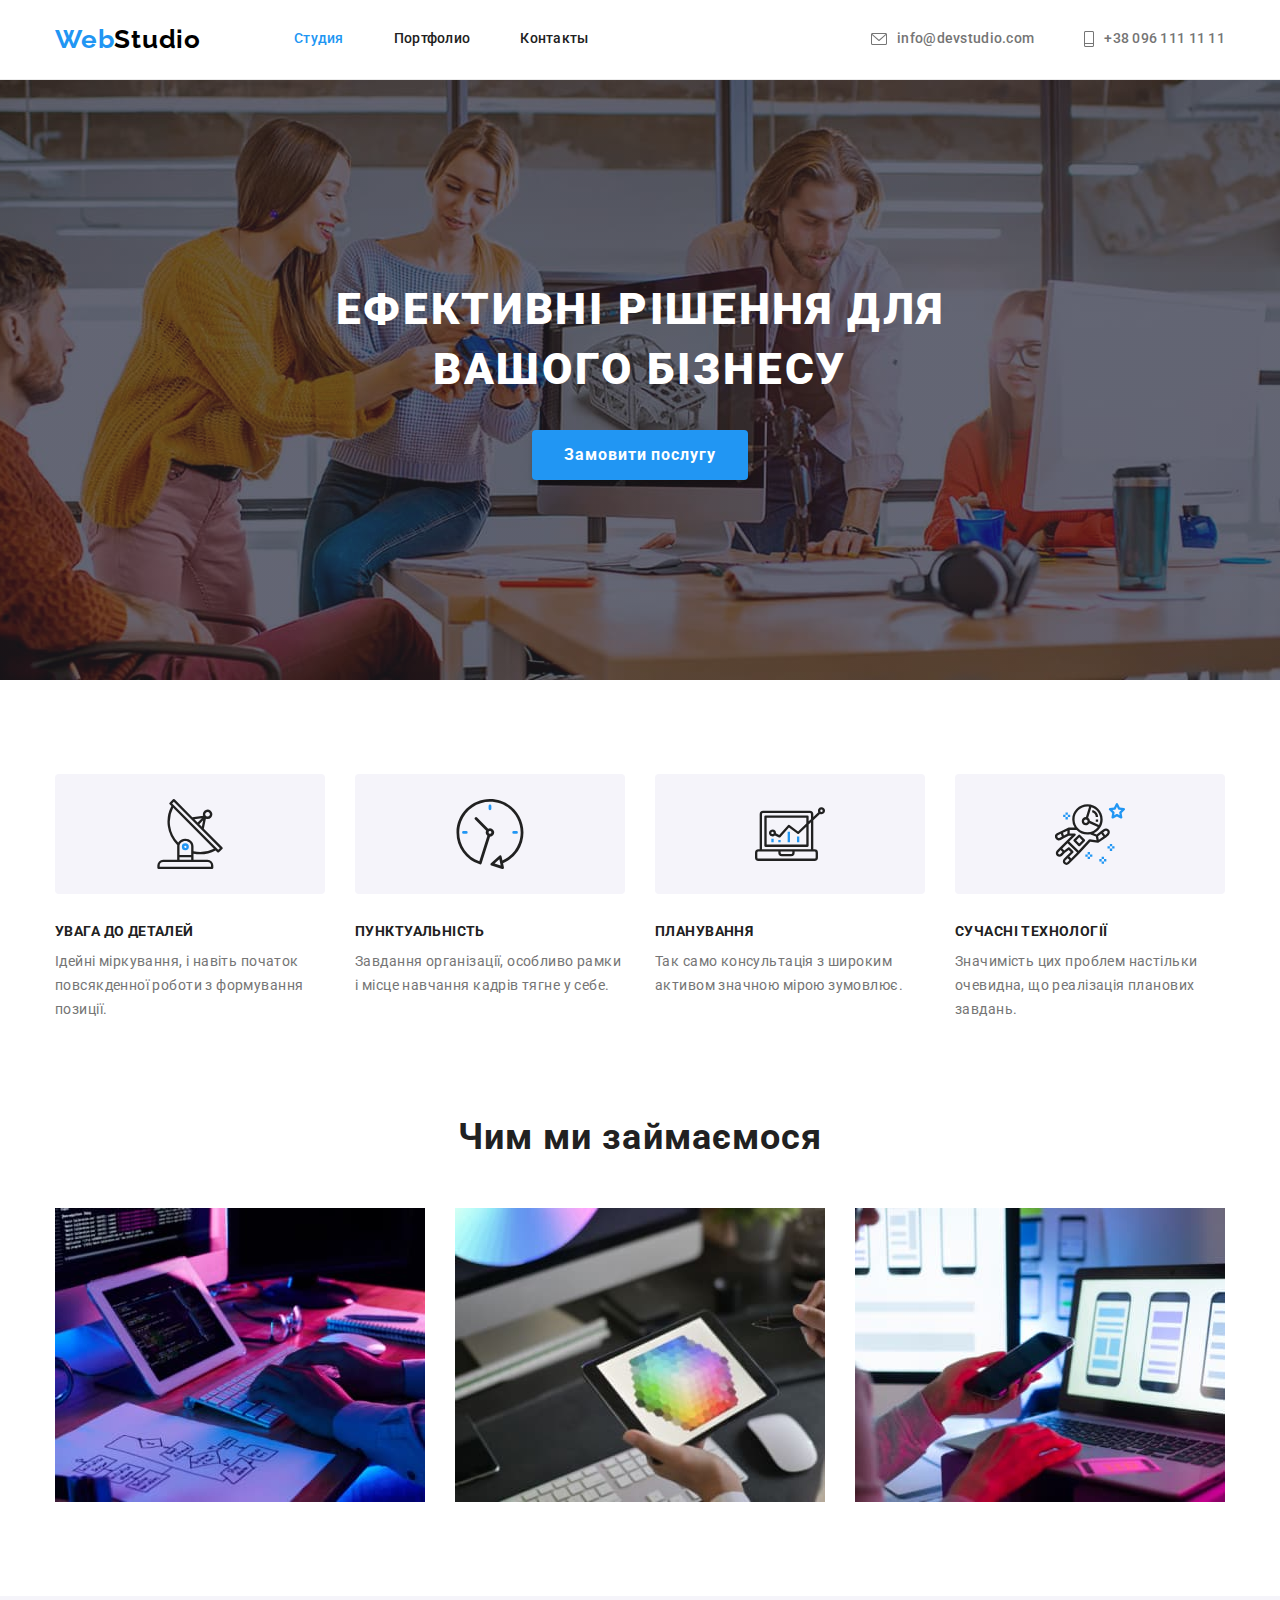
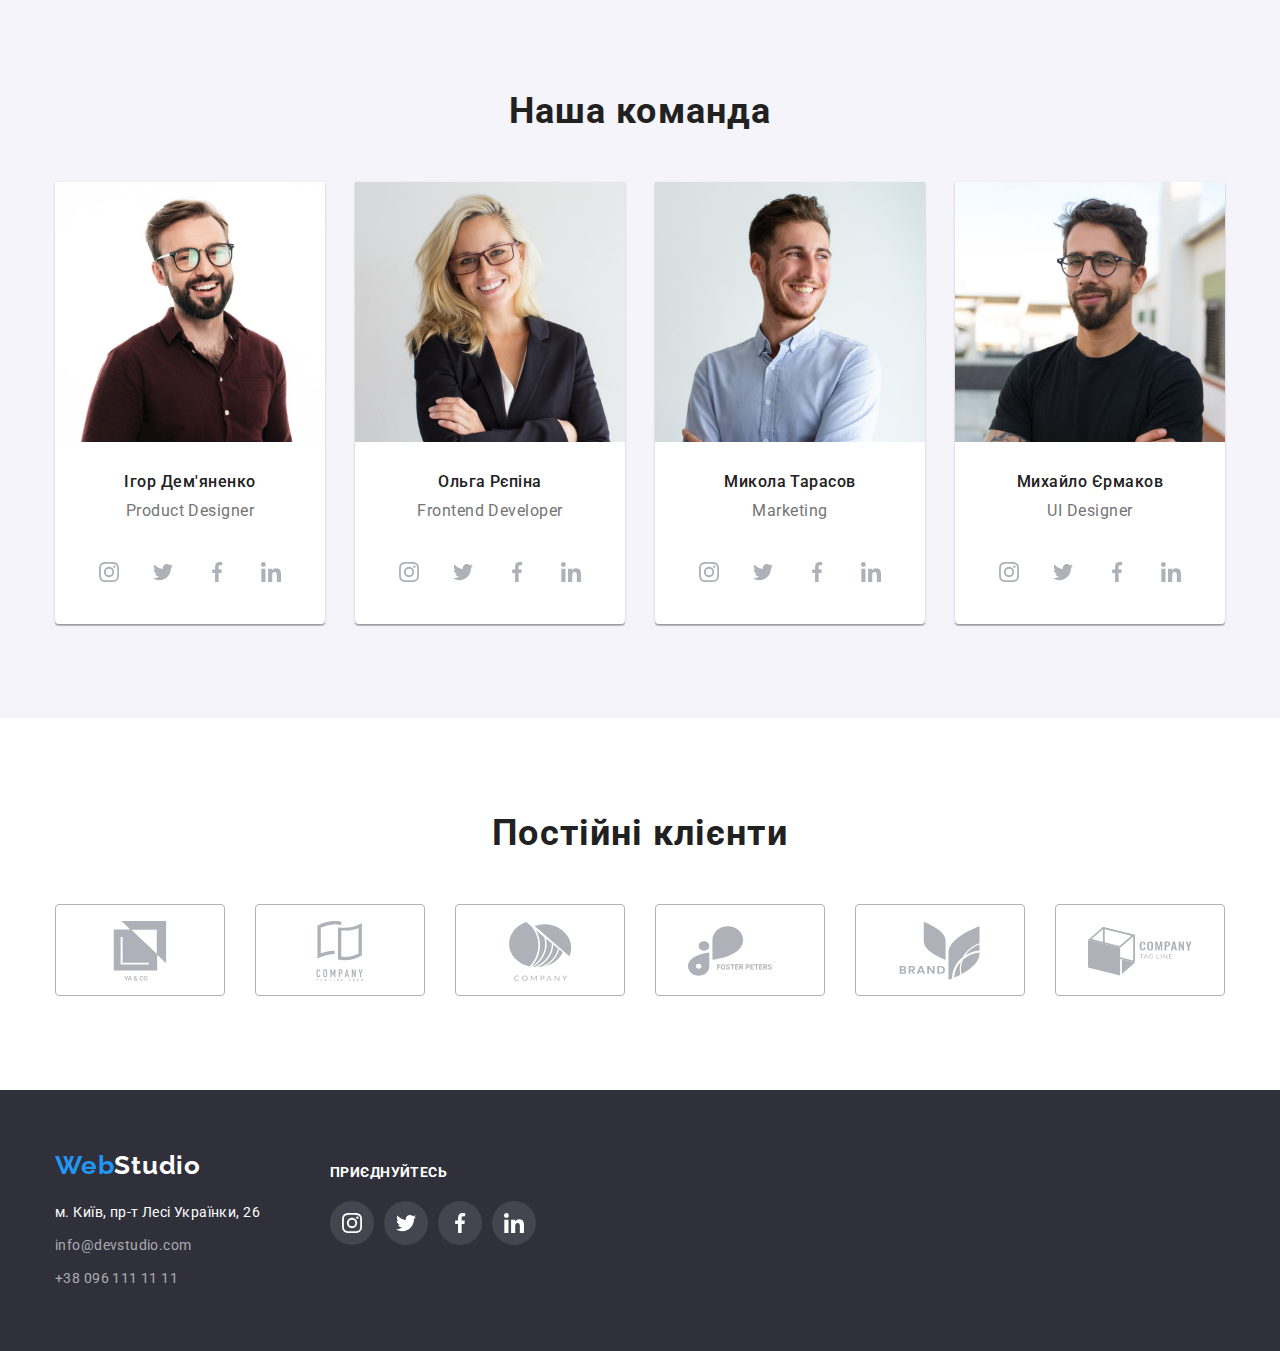
<file: index.html>
<!DOCTYPE html>
<html lang="en">
  <head>
    <meta charset="UTF-8" />
    <meta http-equiv="X-UA-Compatible" content="IE=edge" />
    <meta name="viewport" content="width=device-width, initial-scale=1.0" />
    <title>Студия</title>
    <link
      href="https://fonts.googleapis.com/css2?family=Raleway:wght@700&family=Roboto:wght@400;500;700;900&display=swap"
      rel="stylesheet"
    />
    <link
      rel="stylesheet"
      href="https://cdnjs.cloudflare.com/ajax/libs/modern-normalize/1.1.0/modern-normalize.min.css"
    />
    <link rel="stylesheet" href="./css/styles.css" />
  </head>
  <body>
    <!-- Шапка сайту -->
    <header class="header">
      <div class="top">
        <!-- Logo -->
        <div class="top-menu">
          <div class="top-logo">
            <a class="logo" href="./index.html"
              >Web<span class="studio">Studio</span></a
            >
          </div>
          <!-- Menu -->
          <nav class="nav">
            <ul class="top-nav list">
              <li class="item">
                <a href="./index.html" class="link current">Студия</a>
              </li>
              <li class="item">
                <a href="./portfolio.html" class="link">Портфолио</a>
              </li>
              <li class="item"><a href="#" class="link">Контакты</a></li>
            </ul>
          </nav>
        </div>
        <!-- Contacts -->
        <div class="top-contacts">
          <ul class="list">
            <li class="item">
              <a href="mailto:info@devstudio.com" class="link"
                ><svg class="icon" width="16" height="12">
                  <use href="./images/icons.svg#icon-envelope"></use>
                </svg>
                info@devstudio.com
              </a>
            </li>
            <li class="item">
              <a href="tel:+380961111111" class="link"
                ><svg class="icon" width="10" height="16">
                  <use href="./images/icons.svg#icon-smartphone"></use></svg
                >+38 096 111 11 11</a
              >
            </li>
          </ul>
        </div>
      </div>
    </header>
    <main>
      <!-- Герой -->
      <section class="hero">
        <div class="container">
          <h1 class="hero-title">Ефективні рішення для вашого бізнесу</h1>
          <button type="button" class="button">Замовити послугу</button>
        </div>
      </section>
      <!-- Особливості -->
      <section class="section">
        <div class="container">
          <h2 class="section-title" hidden>Особливості</h2>
          <ul class="list">
            <li class="item way">
              <div class="way-card">
                <svg class="icon" width="70" height="70">
                  <use href="./images/icons.svg#icon-antenna"></use>
                </svg>
              </div>
              <h3 class="title">УВАГА ДО ДЕТАЛЕЙ</h3>
              <p class="text">
                Ідейні міркування, і навіть початок повсякденної роботи з
                формування позиції.
              </p>
            </li>
            <li class="item way">
              <div class="way-card">
                <svg class="icon" width="70" height="70">
                  <use href="./images/icons.svg#icon-clock"></use>
                </svg>
              </div>
              <h3 class="title">ПУНКТУАЛЬНІСТЬ</h3>
              <p class="text">
                Завдання організації, особливо рамки і місце навчання кадрів
                тягне у себе.
              </p>
            </li>
            <li class="item way">
              <div class="way-card">
                <svg class="icon" width="70" height="70">
                  <use href="./images/icons.svg#icon-diagram"></use>
                </svg>
              </div>
              <h3 class="title">ПЛАНУВАННЯ</h3>
              <p class="text">
                Так само консультація з широким активом значною мірою зумовлює.
              </p>
            </li>
            <li class="item way">
              <div class="way-card">
                <svg class="icon" width="70" height="70">
                  <use href="./images/icons.svg#icon-astronaut"></use>
                </svg>
              </div>
              <h3 class="title">СУЧАСНІ ТЕХНОЛОГІЇ</h3>
              <p class="text">
                Значимість цих проблем настільки очевидна, що реалізація
                планових завдань.
              </p>
            </li>
          </ul>
        </div>
      </section>
      <!-- Чим ми займаємося -->
      <section class="section">
        <div class="container">
          <h2 class="section-title">Чим ми займаємося</h2>
          <ul class="list">
            <li class="item doing">
              <img src="./images/img1.jpg" alt="Блок-схеми" width="370" />
            </li>
            <li class="item doing">
              <img
                src="./images/img2.jpg"
                alt="Адаптивна верстка"
                width="370"
              />
            </li>
            <li class="item doing">
              <img src="./images/img3.jpg" alt="Підбір стилю" width="370" />
            </li>
          </ul>
        </div>
      </section>
      <!-- Наша команда -->
      <section class="section com">
        <div class="container com">
          <h2 class="section-title">Наша команда</h2>
          <ul class="list">
            <li class="item com">
              <img src="./images/img4.jpg" alt="Ігор Дем'яненко" width="270" />
              <h3 class="title-com">Ігор Дем'яненко</h3>
              <p class="text-com">Product Designer</p>
              <div class="social-com">
                <a href="" class="link">
                  <svg class="icon" width="20" height="20">
                    <use href="./images/icons.svg#icon-instagram"></use></svg
                ></a>
                <a href="" class="link">
                  <svg class="icon" width="20" height="20">
                    <use href="./images/icons.svg#icon-twitter"></use></svg
                ></a>
                <a href="" class="link">
                  <svg class="icon" width="20" height="20">
                    <use href="./images/icons.svg#icon-facebook"></use></svg
                ></a>
                <a href="" class="link">
                  <svg class="icon" width="20" height="20">
                    <use href="./images/icons.svg#icon-linkedin"></use></svg
                ></a>
              </div>
            </li>
            <li class="item com">
              <img src="./images/img5.jpg" alt="Ольга Рєпіна" width="270" />
              <h3 class="title-com">Ольга Рєпіна</h3>
              <p class="text-com">Frontend Developer</p>
              <div class="social-com">
                <a href="" class="link">
                  <svg class="icon" width="20" height="20">
                    <use href="./images/icons.svg#icon-instagram"></use></svg
                ></a>
                <a href="" class="link">
                  <svg class="icon" width="20" height="20">
                    <use href="./images/icons.svg#icon-twitter"></use></svg
                ></a>
                <a href="" class="link">
                  <svg class="icon" width="20" height="20">
                    <use href="./images/icons.svg#icon-facebook"></use></svg
                ></a>
                <a href="" class="link">
                  <svg class="icon" width="20" height="20">
                    <use href="./images/icons.svg#icon-linkedin"></use></svg
                ></a>
              </div>
            </li>
            <li class="item com">
              <img src="./images/img6.jpg" alt="Микола Тарасов" width="270" />
              <h3 class="title-com">Микола Тарасов</h3>
              <p class="text-com">Marketing</p>
              <div class="social-com">
                <a href="" class="link">
                  <svg class="icon" width="20" height="20">
                    <use href="./images/icons.svg#icon-instagram"></use></svg
                ></a>
                <a href="" class="link">
                  <svg class="icon" width="20" height="20">
                    <use href="./images/icons.svg#icon-twitter"></use></svg
                ></a>
                <a href="" class="link">
                  <svg class="icon" width="20" height="20">
                    <use href="./images/icons.svg#icon-facebook"></use></svg
                ></a>
                <a href="" class="link">
                  <svg class="icon" width="20" height="20">
                    <use href="./images/icons.svg#icon-linkedin"></use></svg
                ></a>
              </div>
            </li>
            <li class="item com">
              <img src="./images/img7.jpg" alt="Михайло Єрмаков" width="270" />
              <h3 class="title-com">Михайло Єрмаков</h3>
              <p class="text-com">UI Designer</p>
              <div class="social-com">
                <a href="" class="link">
                  <svg class="icon" width="20" height="20">
                    <use href="./images/icons.svg#icon-instagram"></use></svg
                ></a>
                <a href="" class="link">
                  <svg class="icon" width="20" height="20">
                    <use href="./images/icons.svg#icon-twitter"></use></svg
                ></a>
                <a href="" class="link">
                  <svg class="icon" width="20" height="20">
                    <use href="./images/icons.svg#icon-facebook"></use></svg
                ></a>
                <a href="" class="link">
                  <svg class="icon" width="20" height="20">
                    <use href="./images/icons.svg#icon-linkedin"></use></svg
                ></a>
              </div>
            </li>
          </ul>
        </div>
      </section>
      <section class="section">
        <div class="container">
          <h2 class="section-title">Постійні клієнти</h2>
          <ul class="list clients">
            <li class="item">
              <a href="" class="link" aria-label="Ya & Co">
                <svg class="icon" width="106" height="60">
                  <use href="./images/icons.svg#icon-Logo"></use></svg
              ></a>
            </li>
            <li class="item">
              <a href="" class="link" aria-label="Ya & Co">
                <svg class="icon" width="106" height="60">
                  <use href="./images/icons.svg#icon-Logo-1"></use></svg
              ></a>
            </li>
            <li class="item">
              <a href="" class="link" aria-label="Ya & Co">
                <svg class="icon" width="106" height="60">
                  <use href="./images/icons.svg#icon-Logo-2"></use></svg
              ></a>
            </li>
            <li class="item">
              <a href="" class="link" aria-label="Ya & Co">
                <svg class="icon" width="106" height="60">
                  <use href="./images/icons.svg#icon-Logo-3"></use>
                </svg>
              </a>
            </li>
            <li class="item">
              <a href="" class="link" aria-label="Ya & Co">
                <svg class="icon" width="106" height="60">
                  <use href="./images/icons.svg#icon-Logo-4"></use></svg
              ></a>
            </li>
            <li class="item">
              <a href="" class="link" aria-label="Ya & Co">
                <svg class="icon" width="106" height="60">
                  <use href="./images/icons.svg#icon-Logo-5"></use></svg
              ></a>
            </li>
          </ul>
        </div>
      </section>
    </main>
    <!-- Підвал -->
    <footer class="footer">
      <div class="container">
        <div class="logo-address">
          <a class="footer-logo" href="./index.html"
            >Web<span class="studio-w">Studio</span></a
          >
          <!-- Контакти -->
          <div class="footer-address">
            <address>
              <ul class="list-footer">
                <li class="item">
                  <a
                    class="address studio-w"
                    href="https://goo.gl/maps/gFXWyVUeque1rp8T6"
                    target="_blank"
                    rel="noopener noreferrer"
                    >м. Київ, пр-т Лесі Українки, 26</a
                  >
                </li>
                <li class="item">
                  <a class="address rgba" href="mailto:info@devstudio.com"
                    >info@devstudio.com</a
                  >
                </li>
                <li class="item">
                  <a class="address rgba" href="tel:+380961111111"
                    >+38 096 111 11 11</a
                  >
                </li>
              </ul>
            </address>
          </div>
        </div>
        <div class="footer-social">
          <h2 class="title">Приєднуйтесь</h2>
          <ul class="list">
            <li class="item">
              <a href="" class="link">
                <svg class="icon" width="20" height="20">
                  <use href="./images/icons.svg#icon-instagram"></use></svg
              ></a>
            </li>
            <li class="item">
              <a href="" class="link">
                <svg class="icon" width="20" height="20">
                  <use href="./images/icons.svg#icon-twitter"></use></svg
              ></a>
            </li>
            <li class="item">
              <a href="" class="link">
                <svg class="icon" width="20" height="20">
                  <use href="./images/icons.svg#icon-facebook"></use></svg
              ></a>
            </li>
            <li class="item">
              <a href="" class="link">
                <svg class="icon" width="20" height="20">
                  <use href="./images/icons.svg#icon-linkedin"></use></svg
              ></a>
            </li>
          </ul>
        </div>
      </div>
    </footer>
  </body>
</html>
</file>
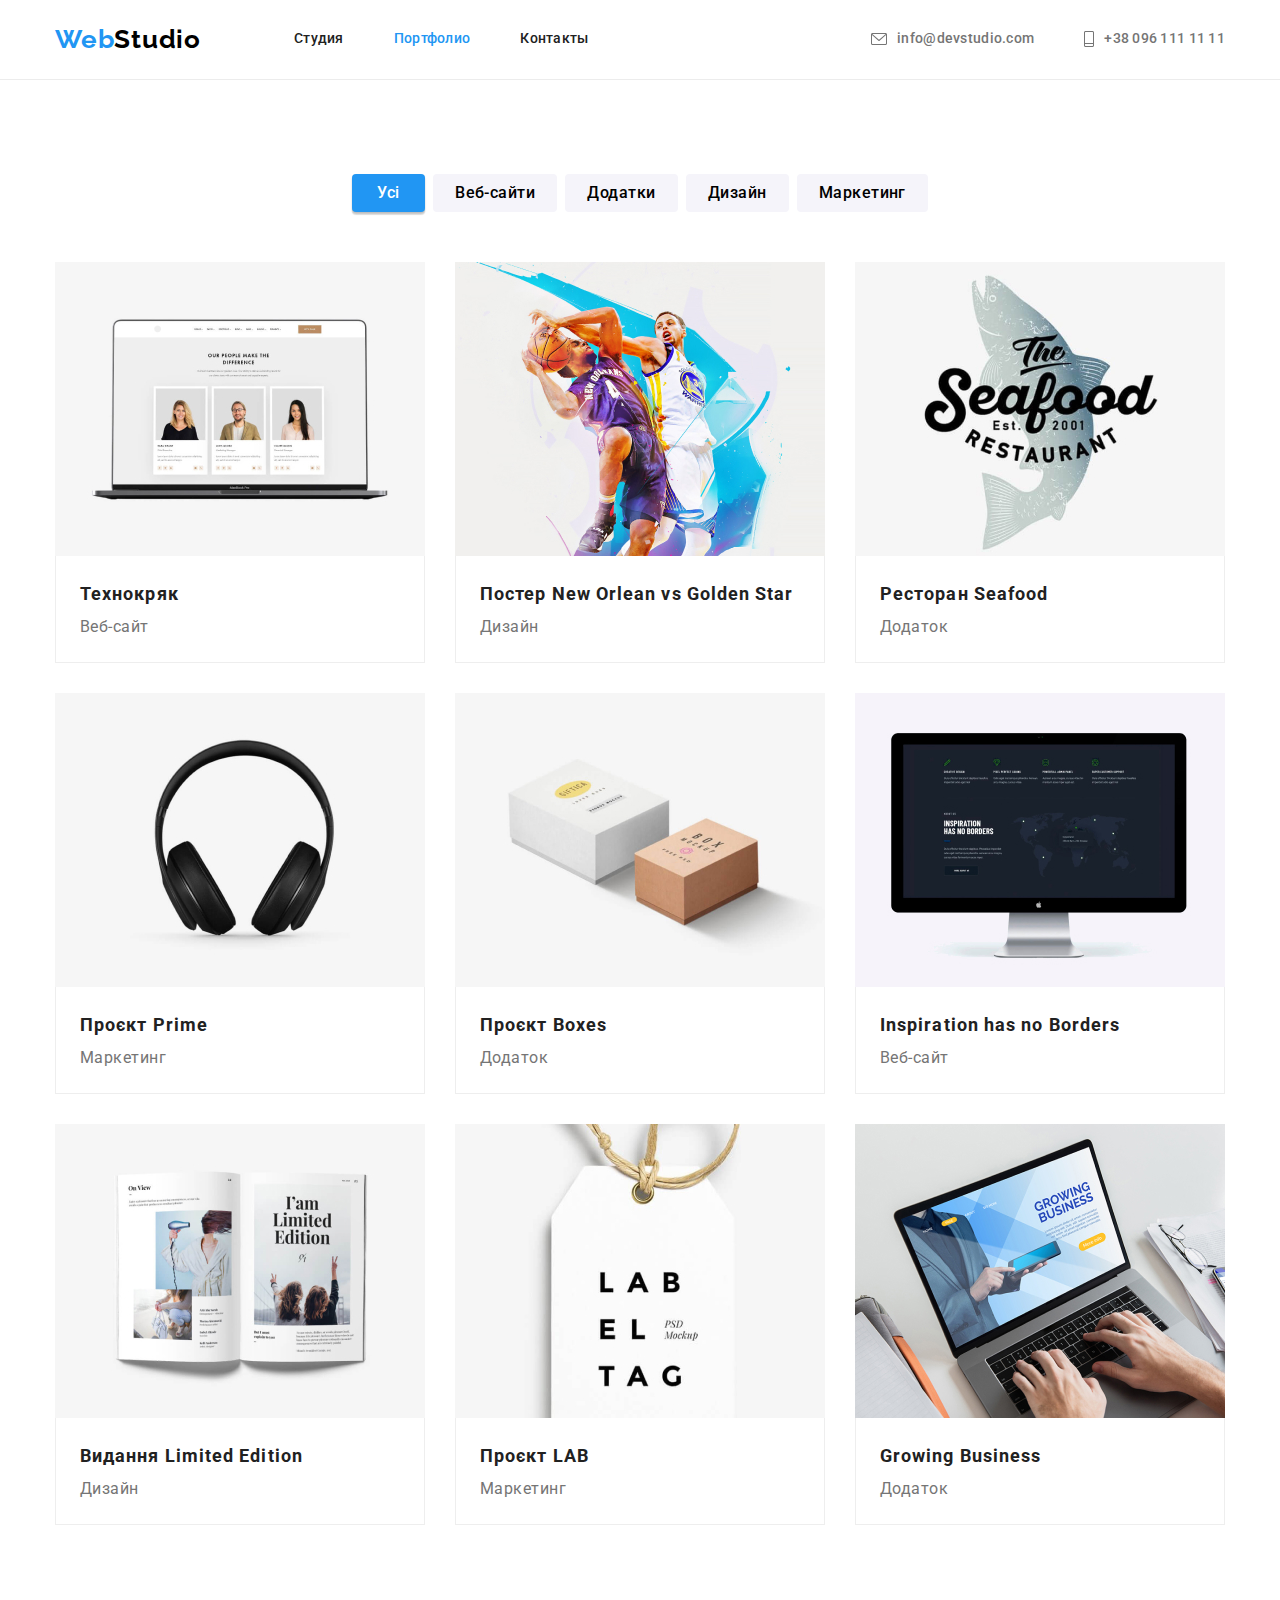
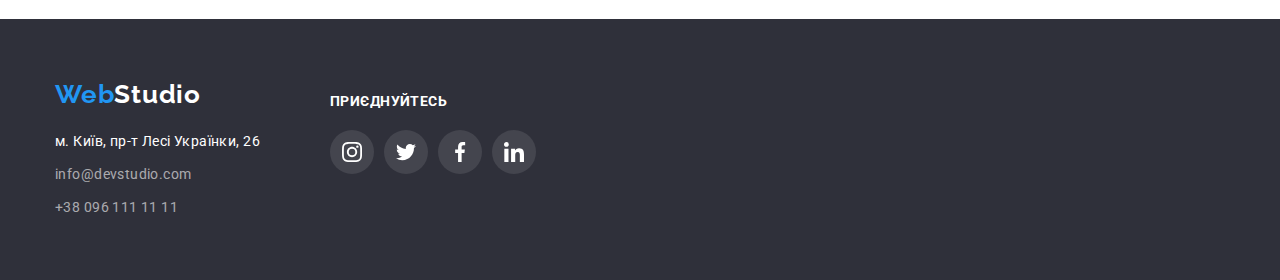
<file: portfolio.html>
<!DOCTYPE html>
<html lang="en">
  <head>
    <meta charset="UTF-8" />
    <meta http-equiv="X-UA-Compatible" content="IE=edge" />
    <meta name="viewport" content="width=device-width, initial-scale=1.0" />
    <title>Студия</title>
    <link
      href="https://fonts.googleapis.com/css2?family=Raleway:wght@700&family=Roboto:wght@400;500;700;900&display=swap"
      rel="stylesheet"
    />
    <link
      rel="stylesheet"
      href="https://cdnjs.cloudflare.com/ajax/libs/modern-normalize/1.1.0/modern-normalize.min.css"
    />
    <link rel="stylesheet" href="./css/styles.css" />
  </head>
  <body>
    <!-- Шапка сайту -->
    <header class="header">
      <div class="top">
        <!-- Logo -->
        <div class="top-menu">
          <div class="top-logo">
            <a class="logo" href="./index.html"
              >Web<span class="studio">Studio</span></a
            >
          </div>
          <!-- Menu -->
          <nav class="nav">
            <ul class="top-nav list">
              <li class="item">
                <a href="./index.html" class="link">Студия</a>
              </li>
              <li class="item">
                <a href="./portfolio.html" class="link current">Портфолио</a>
              </li>
              <li class="item"><a href="#" class="link">Контакты</a></li>
            </ul>
          </nav>
        </div>
        <!-- Contacts -->
        <div class="top-contacts">
          <ul class="list">
            <li class="item">
              <a href="mailto:info@devstudio.com" class="link"
                ><svg class="icon" width="16" height="12">
                  <use href="./images/icons.svg#icon-envelope"></use>
                </svg>
                info@devstudio.com
              </a>
            </li>
            <li class="item">
              <a href="tel:+380961111111" class="link"
                ><svg class="icon" width="10" height="16">
                  <use href="./images/icons.svg#icon-smartphone"></use></svg
                >+38 096 111 11 11</a
              >
            </li>
          </ul>
        </div>
      </div>
    </header>
    <main>
      <section class="section port">
        <div class="container">
          <h1 hidden>Портфоліо</h1>
          <ul class="list-button">
            <li class="item">
              <button type="button" class="cursor button-port current">
                Усі
              </button>
            </li>
            <li class="item">
              <button type="button" class="cursor button-port">
                Веб-сайти
              </button>
            </li>
            <li class="item">
              <button type="button" class="cursor button-port">Додатки</button>
            </li>
            <li class="item">
              <button type="button" class="cursor button-port">Дизайн</button>
            </li>
            <li class="item">
              <button type="button" class="cursor button-port">
                Маркетинг
              </button>
            </li>
          </ul>

          <!-- <div class="port-img"> -->
          <ul class="list port-img">
            <li class="item">
              <img src="./images/img16.jpg" alt="Технокряк" width="370" />
              <div class="content-item">
                <h2 class="title-port">Технокряк</h2>
                <p class="text-port">Веб-сайт</p>
              </div>
            </li>
            <li class="item">
              <img
                src="./images/img15.jpg"
                alt="Постер New Orlean vs Golden Star"
                width="370"
              />
              <div class="content-item">
                <h2 class="title-port">Постер New Orlean vs Golden Star</h2>
                <p class="text-port">Дизайн</p>
              </div>
            </li>
            <li class="item">
              <img
                src="./images/img14.jpg"
                alt="Ресторан Seafood"
                width="370"
              />
              <div class="content-item">
                <h2 class="title-port">Ресторан Seafood</h2>
                <p class="text-port">Додаток</p>
              </div>
            </li>
            <li class="item">
              <img src="./images/img13.jpg" alt="Проєкт Prime" width="370" />
              <div class="content-item">
                <h2 class="title-port">Проєкт Prime</h2>
                <p class="text-port">Маркетинг</p>
              </div>
            </li>
            <li class="item">
              <img src="./images/img12.jpg" alt="Проєкт Boxes" width="370" />
              <div class="content-item">
                <h2 class="title-port">Проєкт Boxes</h2>
                <p class="text-port">Додаток</p>
              </div>
            </li>
            <li class="item">
              <img
                src="./images/img11.jpg"
                alt="Inspiration has no Borders"
                width="370"
              />
              <div class="content-item">
                <h2 class="title-port">Inspiration has no Borders</h2>
                <p class="text-port">Веб-сайт</p>
              </div>
            </li>
            <li class="item">
              <img
                src="./images/img10.jpg"
                alt="Видання Limited Edition"
                width="370"
              />
              <div class="content-item">
                <h2 class="title-port">Видання Limited Edition</h2>
                <p class="text-port">Дизайн</p>
              </div>
            </li>
            <li class="item">
              <img src="./images/img9.jpg" alt="Проєкт LAB" width="370" />
              <div class="content-item">
                <h2 class="title-port">Проєкт LAB</h2>
                <p class="text-port">Маркетинг</p>
              </div>
            </li>
            <li class="item">
              <img src="./images/img8.jpg" alt="Growing Business" width="370" />
              <div class="content-item">
                <h2 class="title-port">Growing Business</h2>
                <p class="text-port">Додаток</p>
              </div>
            </li>
          </ul>
          <!-- </div> -->
        </div>
      </section>
    </main>
    <footer class="footer">
      <div class="container">
        <div class="logo-address">
          <a class="footer-logo" href="./index.html"
            >Web<span class="studio-w">Studio</span></a
          >
          <!-- Контакти -->
          <div class="footer-address">
            <address>
              <ul class="list-footer">
                <li class="item">
                  <a
                    class="address studio-w"
                    href="https://goo.gl/maps/gFXWyVUeque1rp8T6"
                    target="_blank"
                    rel="noopener noreferrer"
                    >м. Київ, пр-т Лесі Українки, 26</a
                  >
                </li>
                <li class="item">
                  <a class="address rgba" href="mailto:info@devstudio.com"
                    >info@devstudio.com</a
                  >
                </li>
                <li class="item">
                  <a class="address rgba" href="tel:+380961111111"
                    >+38 096 111 11 11</a
                  >
                </li>
              </ul>
            </address>
          </div>
        </div>
        <div class="footer-social">
          <h2 class="title">Приєднуйтесь</h2>
          <ul class="list">
            <li class="item">
              <a href="#" class="link">
                <svg class="icon" width="20" height="20">
                  <use href="./images/icons.svg#icon-instagram"></use></svg
              ></a>
            </li>
            <li class="item">
              <a href="#" class="link">
                <svg class="icon" width="20" height="20">
                  <use href="./images/icons.svg#icon-twitter"></use></svg
              ></a>
            </li>
            <li class="item">
              <a href="#" class="link">
                <svg class="icon" width="20" height="20">
                  <use href="./images/icons.svg#icon-facebook"></use></svg
              ></a>
            </li>
            <li class="item">
              <a href="#" class="link">
                <svg class="icon" width="20" height="20">
                  <use href="./images/icons.svg#icon-linkedin"></use></svg
              ></a>
            </li>
          </ul>
        </div>
      </div>
    </footer>
  </body>
</html>
</file>
<file: css/styles.css>
/* первичный цвет - #757575 */
/* вторичный цвет - #212121 */
/* акцент - #2196f3 */

:root {
    --prmary-text-color: #757575;
    --title-text-color: #212121;
    --accent-color: #2196f3;
    --white-color: #ffffff;
    --black-color: #000000;
    --bg-main-color: #f5f5f5;
    --bg-our-color: #f5f4fa;
    --bg-footer-color: #2f303a;

    --footer-address-rgba: rgba(255, 255, 255, .6);

    --border: #eeeeee;
    --border-bottom: #ececec;
    --borders: #afb1b8;

    --background:  rgba(255, 255, 255, .1);

    --gradient: rgba(47, 48, 58, 0.4);

    --shadow: rgba(0, 0, 0, 0.15);
}

body {
color: var(--prmary-text-color);
font-family: Roboto, Verdana,
        sans-serif;
}

.cursor {
    cursor: pointer;
}

h1, h2, h3, h4, h5, h6 {
margin: 0;
}

ul {
padding: 0;
margin: 0;
}

p {
margin: 0;
} 

img {
    display: block;
}

.container {
width: 1200px;
margin-left:  auto;
margin-right: auto;
padding-left: 15px;
padding-right: 15px;
}

.section {
padding-top: 94px;
padding-bottom: 94px

}

.section:nth-child(2) {
padding-bottom: 0;
}

/* Header */

.top {
    display: flex;
    width: 1170px;
    margin: 0 auto;
}

.header {
    max-width: 1600px;
    margin: 0 auto;
    border-bottom: 1px solid var(--border-bottom);
}

/* logo */

.logo {
display: block;
padding: 24px 0;
color: var(--accent-color);
font-family: Raleway, Verdana,
        sans-serif;
font-weight: 700;
font-size: 26px;
line-height: 1.19;
letter-spacing: 0.03em;
text-decoration: none;
}

.studio {
color: var(--black-color);
}

.top-menu {
    display: flex;
    align-items: center;
    }

/* nav */

.nav {
    margin-left: 93px;
}

.top-nav.list {
list-style: none;
display: flex;
}

.top-nav .link {
display: block;
padding: 24px 0;
color: var(--title-text-color);
font-weight: 500;
font-size: 14px;
line-height: 1.14;
letter-spacing: 0.02em;
text-decoration: none;
}

.top-nav .link:hover,
.top-nav .link.current,
.top-nav .link:focus {
color: var(--accent-color);
}

.top-nav.list .item + .item {
    margin-left: 50px;
}

/* Контакти link */

.top-contacts {
margin: auto 0 auto auto;
}

.top-contacts .link {
display: flex;
padding: 24px 0;
color: var(--prmary-text-color);
fill: currentColor;
font-weight: 500;
font-size: 14px;
line-height: 1.14;
letter-spacing: 0.02em;
text-decoration: none;
}

.top-contacts .link:hover,
.top-contacts .link:focus {
color: var(--accent-color);
fill: currentColor;
}

.top-contacts .list {
list-style: none;
display: flex; 
}

.top-contacts .item + .item {
margin-left: 50px; 
}

.top-contacts .icon {
    margin: auto 10px auto auto;
}

/* Контейнер Герой */
.hero {
max-width: 1600px;
min-height: 600px;
background-color: var(--bg-footer-color);
padding: 200px 0;
background-image: linear-gradient(var(--gradient), 
var(--gradient)), url(../images/background-image.jpg);
background-repeat: no-repeat;
background-position: center;
background-size: cover;
margin-left: auto;
margin-right: auto;
}

.hero .container {
width: 696px;
}

.hero-title {
color: var(--white-color);
font-weight: 900;
font-size: 44px;
line-height: 1.36;
text-align: center;
letter-spacing: 0.06em;
text-transform: uppercase;
}

.hero .button {
display: block;
border: 0;
padding: 10px 32px;
margin: 30px auto 0 auto;
background-color: var(--accent-color);
color: var(--white-color);
font-family: Roboto, Verdana, sans-serif;
font-weight: 700;
font-size: 16px;
line-height: 1.88;
letter-spacing: 0.06em;
box-shadow: 0px 4px 4px var(--shadow);
border-radius: 4px;
cursor: pointer;
}

/* Контейнер Особливості (way)*/

.container .list {
display: flex;
}

.section-title {
margin-bottom: 50px;
color: var(--title-text-color);
font-weight: 700;
font-size: 36px;
line-height: 1.17;
text-align: center;
letter-spacing: 0.03em;
}

.section .title {
margin-bottom: 10px;
color: var(--title-text-color);
font-weight: 700;
font-size: 14px;
line-height: 1.14;
letter-spacing: 0.03em;
text-transform: uppercase;
}

.section .text {
font-size: 14px;
line-height: 1.71;
letter-spacing: 0.03em;
}

.list .way {
width: 270px;
margin-right: 30px;
}

.list .way:last-child {
margin-right: 0;
}

.item .way-card {
display: inline-flex;
width: 270px;
height: 120px;
margin-bottom: 30px;
background-color: var(--bg-our-color);
border-radius: 4px;
}

.icon {
    display: block;
    margin: auto;
}
  
/* Контейнер Чим ми займаємось (doing) */

.list .doing:not(:last-child) {
margin-right: 30px;
}

/* Секция Наша команда COMmand */

.section.com {
    background-color: var(--bg-our-color);
}

.item.com {
width: 270px;
background-color: var(--white-color);
border-radius: 0px 0px 4px 4px;
}

.section .title-com {
color: var(--title-text-color);
font-weight: 500;
font-size: 16px;
line-height: 1.19;
text-align: center;
letter-spacing: 0.03em;
margin: 30px 0 10px 0;
}

.section .text-com {
font-size: 16px;
line-height: 1.19;
text-align: center;
letter-spacing: 0.03em;
margin-bottom: 30px;
}

.section .list {
list-style: none;
}

.list .com {
width: 270px;
margin-right: 30px;
box-shadow: 0px 1px 3px rgba(0, 0, 0, 0.12), 0px 1px 1px rgba(0, 0, 0, 0.14), 0px 2px 1px rgba(0, 0, 0, 0.2);
    border-radius: 0px 0px 4px 4px;
}

.list .com:last-child {
margin-right: 0;
}

.social-com {
display: flex;
margin: 16px 32px 30px 32px;
}

.social-com .link {
display: inline-flex;
fill: var(--borders);
width: 44px;
height: 44px;
border-radius: 50%;
margin-right: 10px;
align-items: center;
justify-content: center;
}

.social-com .link:hover,
.social-com .link:focus {
background-color: var(--accent-color);
fill: var(--white-color);
}

.social-com .link:last-child {
    margin-right: 0;
}



/* section Clients */

.clients .item .link {
display: flex;
justify-content: center;
align-items: center;
width: 170px;
height: 92px;
color: var(--borders);
border: 1px solid currentColor;
border-radius: 4px;
padding: 16px 32px;
fill: currentColor;
}

.clients .item .link:hover,
.clients .item .link:focus {
border-color: var(--accent-color);
fill: var(--accent-color);
}

.clients .item + .item {
    margin-left: 30px;
}

/* section button PORTfolio */

.list-button {
list-style: none;
}

.list-button .item:not(:last-child) {
margin-right: 8px;
}

.button-port {
background-color: var(--bg-our-color);
border: 0;
border-radius: 4px;
font-family: Roboto, Verdana, sans-serif;
font-weight: 500;
font-size: 16px;
line-height: 1.62;
letter-spacing: 0.03em;
padding: 6px 22px;
min-height: 38px;
min-width: 73px;
}

.button-port.current,
.button-port:hover,
.button-port:focus {
background-color: var(--accent-color);
color: var(--white-color);
box-shadow: 0px 3px 1px rgba(0, 0, 0, 0.1), 0px 1px 2px rgba(0, 0, 0, 0.08), 0px 2px 2px rgba(0, 0, 0, 0.12);
}

.container .list-button {
min-width: 575px;
display: flex;
margin-left: 0;
margin-right: 0;
margin-bottom: 50px;
justify-content: center;
}

/* section PORTfolio */

.port-img .content-item {
padding: 20px 24px;

}

.title-port {
color: var(--title-text-color);
font-weight: 700;
font-size: 18px;
line-height: 2;
letter-spacing: 0.06em;
}

.text-port {
 font-size: 16px;
 line-height: 1.88;
 letter-spacing: 0.03em;
}

.port-img.list {
flex-wrap: wrap;
display: flex;
}

.content-item {
border-bottom: 1px solid var(--border);
border-left: 1px solid var(--border);
border-right: 1px solid var(--border);
}

.port-img .item {
width: 370px;
background: var(--white-color);
margin-right: 30px;
margin-bottom: 30px;
}

.port-img .item:hover,
.port-img .item:focus {
    box-shadow: 0px 1px 1px rgba(0, 0, 0, 0.12), 0px 4px 4px rgba(0, 0, 0, 0.06), 1px 4px 6px rgba(0, 0, 0, 0.16);
}

.port-img .item:nth-child(3n) {
margin-right: 0;
}

.port-img .item:nth-last-child(-n+3) {
margin-bottom: 0;
}
 
/* footer */

.footer {
background-color: var(--bg-footer-color);
padding-top: 60px;
padding-bottom: 60px;
}


.footer-logo {
display: block;
margin-bottom: 20px;
color: var(--accent-color);
font-family: Raleway, Verdana,sans-serif;
font-weight: 700;
font-size: 26px;
line-height: 1.19;
letter-spacing: 0.03em;
text-decoration: none;     
}

.studio-w {
color: var(--white-color)
}

.address {
font-style: normal;
font-size: 14px;
line-height: 1.71;
letter-spacing: 0.03em;
text-decoration: none;
}

.address:hover,
.address:focus {
color: var(--accent-color);
}

.rgba {
color: var(--footer-address-rgba)
} 

.footer .list-footer {
list-style: none;
}

.footer-address .item + .item {
margin-top: 9px;
} 

.footer-social .list {
list-style: none;
}

.footer-social {
    margin-left: 70px;
    margin-top: 15px;
}

.footer-social .title {
    margin-bottom: 20px;
    color: var(--white-color);
    font-weight: 700;
    font-size: 14px;
    line-height: 1.14;
    letter-spacing: 0.03em;
    text-transform: uppercase;
}

.footer-social .link {
    display: inline-flex;
    border-radius: 50%;
    width: 44px;
    height: 44px;
    background-color: var(--background);
}

.footer-social .link:hover,
.footer-social .link:focus {
    background-color: var(--accent-color);
}

.footer-social .item + .item {
    margin-left: 10px;
}

.footer .container {
    display: flex;
}

.footer-social .icon {
fill: var(--white-color);
}
</file>
